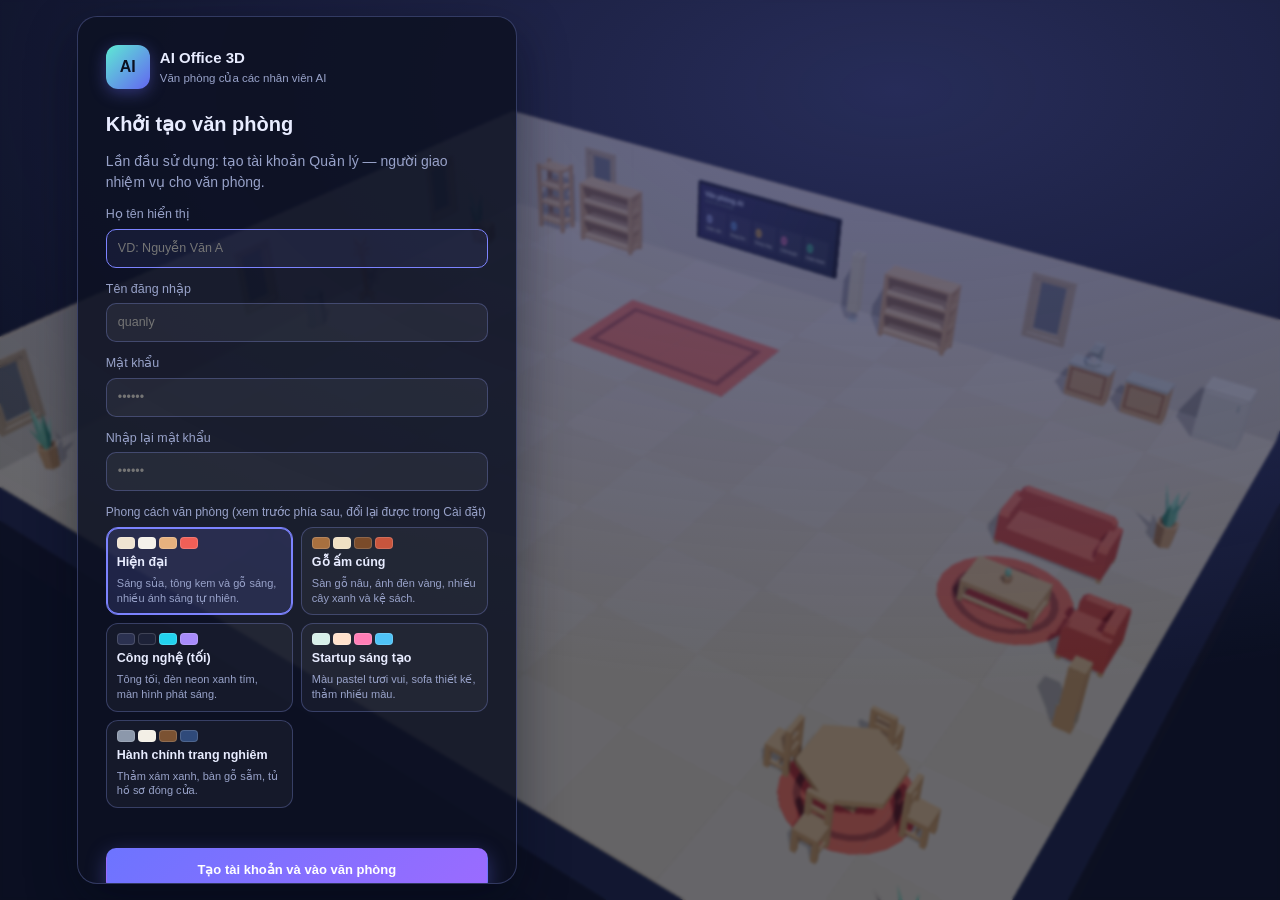
<file: ui/index.html>
<!doctype html>
<html lang="vi">
<head>
  <meta charset="utf-8" />
  <meta name="viewport" content="width=device-width, initial-scale=1" />
  <title>AI Office 3D</title>
  <link rel="stylesheet" href="css/app.css" />
</head>
<body>
  <!-- Cảnh 3D -->
  <div id="scene"></div>
  <div id="loading" class="loading"><div class="spinner"></div><p>Đang dựng văn phòng 3D…</p></div>

  <!-- Đăng nhập / khởi tạo -->
  <div id="auth" class="auth hidden">
    <form id="auth-form" class="auth-card" autocomplete="off">
      <div class="brand big"><span class="logo">AI</span><div><b>AI Office 3D</b><small>Văn phòng của các nhân viên AI</small></div></div>
      <h2 id="auth-title">Đăng nhập</h2>
      <p id="auth-sub" class="muted"></p>
      <label id="auth-name-row" class="hidden">Họ tên hiển thị<input name="display_name" placeholder="VD: Nguyễn Văn A" /></label>
      <label>Tên đăng nhập<input name="username" required placeholder="quanly" autocapitalize="off" spellcheck="false" /></label>
      <label>Mật khẩu<input name="password" type="password" required placeholder="••••••" /></label>
      <label id="auth-confirm-row" class="hidden">Nhập lại mật khẩu<input name="confirm" type="password" placeholder="••••••" /></label>
      <div id="auth-style-row" class="hidden"><div class="hint-text" style="margin-bottom:6px">Phong cách văn phòng (xem trước phía sau, đổi lại được trong Cài đặt)</div><div id="auth-styles"></div></div>
      <div id="auth-error" class="error"></div>
      <button class="btn primary wide" type="submit" id="auth-btn">Đăng nhập</button>
      <div id="forgot-row" class="forgot-row hidden"><button type="button" class="link-btn" id="forgot-btn">Quên mật khẩu?</button></div>
    </form>
    <div id="forgot-box" class="auth-card hidden">
      <div class="brand big"><span class="logo">AI</span><div><b>Quên mật khẩu</b><small>Xác thực bằng chính máy tính này</small></div></div>
      <p class="muted">Dùng <b id="os-method">Touch ID hoặc mật khẩu đăng nhập máy tính</b> để chứng minh bạn là người dùng máy này, rồi đăng nhập luôn hoặc đặt mật khẩu mới cho tài khoản.</p>
      <label>Tên đăng nhập trong AI Office<input id="fg-user" autocapitalize="off" spellcheck="false" placeholder="quanly"></label>
      <button type="button" class="btn primary wide" id="fg-login">🔐 Đăng nhập bằng mật khẩu máy tính / Touch ID</button>
      <div class="or"><span>hoặc đặt mật khẩu mới</span></div>
      <label>Mật khẩu mới (≥ 6 ký tự)<input id="fg-new" type="password" placeholder="••••••"></label>
      <label>Nhập lại mật khẩu mới<input id="fg-again" type="password" placeholder="••••••"></label>
      <button type="button" class="btn wide" id="fg-reset">Xác thực máy tính & đặt lại mật khẩu</button>
      <div id="fg-error" class="error"></div>
      <button type="button" class="link-btn" id="fg-back">← Quay lại đăng nhập</button>
    </div>
  </div>

  <!-- Khung ứng dụng -->
  <div id="app" class="hidden">
    <header class="topbar">
      <div class="brand"><span class="logo">AI</span><div><b id="office-name">Văn phòng AI</b><small>Văn phòng 3D · nhân viên AI</small></div></div>
      <div class="stats" id="stats"></div>
      <div class="top-actions">
        <button class="btn coffee" id="btn-coffee" title="Mời tác giả ứng dụng một ly cafe">☕<span>Mời cafe</span></button>
        <button class="btn primary" id="btn-new-mission" data-min="coordinator"><i data-icon="plus"></i>Giao nhiệm vụ</button>
        <div class="user" id="user-menu">
          <button class="user-btn" id="user-btn"><span class="avatar-dot" id="user-initial">Q</span><span><b id="user-name"></b><small id="user-role"></small></span><i data-icon="chevron"></i></button>
          <div class="menu hidden" id="user-dropdown">
            <button data-act="password"><i data-icon="key"></i>Đổi mật khẩu</button>
            <button data-act="logout"><i data-icon="logout"></i>Đăng xuất</button>
          </div>
        </div>
      </div>
    </header>

    <nav class="sidenav" id="sidenav">
      <button data-view="office" class="active" title="Văn phòng 3D"><i data-icon="building"></i><span>Văn phòng</span></button>
      <button data-view="missions" title="Nhiệm vụ"><i data-icon="target"></i><span>Nhiệm vụ</span></button>
      <button data-view="pipelines" title="Quy trình nhiều AI"><i data-icon="bolt"></i><span>Quy trình</span></button>
      <button data-view="templates" title="Mẫu tài liệu & báo cáo"><i data-icon="list"></i><span>Mẫu tài liệu</span></button>
      <button data-view="staff" title="Nhân sự AI"><i data-icon="users"></i><span>Nhân sự</span></button>
      <button data-view="recruit" title="Tuyển dụng AI" data-min="manager"><i data-icon="sparkles"></i><span>Tuyển dụng</span></button>
      <button data-view="providers" title="Kết nối AI"><i data-icon="plug"></i><span>Kết nối AI</span></button>
      <button data-view="users" title="Người dùng" data-min="manager"><i data-icon="shield"></i><span>Người dùng</span></button>
      <button data-view="activity" title="Nhật ký"><i data-icon="list"></i><span>Nhật ký</span></button>
      <button data-view="settings" title="Cài đặt" data-min="manager"><i data-icon="gear"></i><span>Cài đặt</span></button>
    </nav>

    <aside class="panel hidden" id="panel">
      <div class="panel-head"><h2 id="panel-title"></h2><button class="icon-btn" id="panel-close" title="Đóng"><i data-icon="x"></i></button></div>
      <div class="panel-body" id="panel-body"></div>
    </aside>

    <div class="agent-card hidden" id="agent-card"></div>

    <div class="questions" id="questions"></div>
    <div class="done-cards" id="done-cards"></div>
    <div class="ticker" id="ticker"></div>
    <div class="hint" id="hint">Kéo chuột để xoay · cuộn để phóng to · bấm vào nhân viên để xem hồ sơ</div>
  </div>

  <!-- Hộp thoại -->
  <div class="modal-wrap hidden" id="modal"><div class="modal" id="modal-box"></div></div>
  <div class="toasts" id="toasts"></div>
  <div class="zoom-wrap hidden" id="zoom"><div class="zoom-box"><div class="zoom-head"><b>Xem bảng</b><span class="grow"></span><button class="icon-btn" id="zoom-close" title="Đóng (Esc)">✕</button></div><div class="zoom-body md" id="zoom-body"></div></div></div>
  <div class="drop-overlay hidden" id="drop-overlay"><div><b>Thả tệp hoặc thư mục vào đây</b><span>Thư mục → AI làm việc ngay trong thư mục đó · Tệp → đính kèm cho nhiệm vụ</span></div></div>

  <script type="module" src="js/app.js"></script>
</body>
</html>
</file>
<file: ui/css/app.css>
:root {
  --bg: #0b1020;
  --glass: rgba(13, 18, 36, 0.86);
  --glass-2: rgba(22, 29, 54, 0.92);
  --line: rgba(148, 163, 255, 0.16);
  --line-2: rgba(148, 163, 255, 0.28);
  --text: #e8ecff;
  --muted: #98a2c9;
  --accent: #7c83ff;
  --accent-2: #a78bfa;
  --amber: #fbbf24;
  --green: #34d399;
  --red: #f87171;
  --blue: #60a5fa;
  --radius: 14px;
  --shadow: 0 18px 50px rgba(3, 6, 20, 0.45);
  --font: -apple-system, BlinkMacSystemFont, "SF Pro Text", "Segoe UI", Roboto, "Helvetica Neue", Arial, sans-serif;
  --mono: ui-monospace, "SF Mono", Menlo, Consolas, monospace;
}
* { box-sizing: border-box; }
html, body { margin: 0; height: 100%; overflow: hidden; background: var(--bg); color: var(--text); font: 14px/1.5 var(--font); -webkit-font-smoothing: antialiased; }
button, input, select, textarea { font: inherit; color: inherit; }
.hidden { display: none !important; }
.muted { color: var(--muted); }
.error { color: var(--red); min-height: 1.2em; font-size: 13px; }
i[data-icon] { display: inline-flex; width: 18px; height: 18px; flex: none; }
i[data-icon] svg { width: 100%; height: 100%; }

#scene { position: fixed; inset: 0; }
#scene canvas { display: block; outline: none; }
.label-root { pointer-events: none; }

/* ── Nhãn 3D */
.tag { transform: translateY(-6px); display: flex; flex-direction: column; align-items: center; gap: 3px; pointer-events: auto; cursor: pointer; user-select: none; }
.tag .name { max-width: 240px; overflow: hidden; text-overflow: ellipsis; background: rgba(10, 14, 30, 0.82); border: 1px solid rgba(255,255,255,0.12); padding: 2px 9px; border-radius: 999px; font-size: 11.5px; font-weight: 600; white-space: nowrap; box-shadow: 0 4px 14px rgba(0,0,0,.3); }
.tag .name .lv { color: var(--muted); font-weight: 500; margin-left: 4px; }
.tag .state { font-size: 11px; padding: 1px 8px; border-radius: 999px; white-space: nowrap; font-weight: 600; max-width: 220px; overflow: hidden; text-overflow: ellipsis; }
.state.idle { display: none; }
.state.working { background: #1d4ed8; color: #dbeafe; }
.state.thinking { background: #b45309; color: #fef3c7; }
.state.done { background: #047857; color: #d1fae5; }
.state.error { background: #b91c1c; color: #fee2e2; }
.state.walking { background: #6d28d9; color: #ede9fe; }
.tag.dispatcher .name { border-color: rgba(251, 191, 36, .6); }
.bubble { background: #fff; color: #111827; padding: 4px 10px; border-radius: 10px; font-size: 12px; max-width: 220px; box-shadow: 0 6px 18px rgba(0,0,0,.25); position: relative; animation: pop .25s ease; }
.bubble::after { content: ""; position: absolute; left: 50%; bottom: -5px; border: 6px solid transparent; border-top-color: #fff; border-bottom: 0; transform: translateX(-50%); }
@keyframes pop { from { transform: scale(.6); opacity: 0; } to { transform: scale(1); opacity: 1; } }

/* ── Đang tải */
.loading { position: fixed; inset: 0; display: grid; place-content: center; justify-items: center; gap: 14px; background: radial-gradient(circle at 50% 40%, #1b2347, #070a16); z-index: 50; transition: opacity .5s; }
.loading.fade { opacity: 0; pointer-events: none; }
.spinner { width: 44px; height: 44px; border-radius: 50%; border: 3px solid rgba(255,255,255,.12); border-top-color: var(--accent); animation: spin 0.9s linear infinite; }
@keyframes spin { to { transform: rotate(360deg); } }

/* ── Đăng nhập */
.auth { position: fixed; inset: 0; display: grid; place-items: center; z-index: 40; background: radial-gradient(1200px 600px at 70% 10%, rgba(124,131,255,.25), transparent), rgba(5, 8, 20, 0.55); backdrop-filter: blur(6px); }
.auth-card { width: 380px; background: var(--glass); border: 1px solid var(--line-2); border-radius: 20px; padding: 28px; box-shadow: var(--shadow); display: grid; gap: 12px; }
.auth-card h2 { margin: 8px 0 0; font-size: 20px; }
.auth-card p { margin: 0; }
label { display: grid; gap: 5px; font-size: 12.5px; color: var(--muted); font-weight: 500; }
input, select, textarea { background: rgba(255,255,255,0.05); border: 1px solid var(--line-2); border-radius: 10px; padding: 9px 11px; outline: none; transition: border .15s, background .15s; width: 100%; }
textarea { resize: vertical; min-height: 80px; line-height: 1.5; }
input:focus, select:focus, textarea:focus { border-color: var(--accent); background: rgba(124,131,255,0.08); }
select option { background: #151b33; }
input[type=checkbox] { width: auto; }

/* ── Nút */
.btn { display: inline-flex; align-items: center; justify-content: center; gap: 7px; border: 1px solid var(--line-2); background: rgba(255,255,255,0.06); padding: 8px 14px; border-radius: 10px; cursor: pointer; font-weight: 600; font-size: 13px; transition: transform .1s, background .15s, border .15s; white-space: nowrap; }
.btn:hover { background: rgba(255,255,255,0.11); }
.btn:active { transform: translateY(1px); }
.btn:disabled { opacity: .5; cursor: not-allowed; }
.btn.primary { background: linear-gradient(135deg, #6d74ff, #9b6bff); border-color: transparent; color: #fff; box-shadow: 0 6px 20px rgba(109,116,255,.35); }
.btn.primary:hover { filter: brightness(1.08); }
.btn.danger { color: #fecaca; border-color: rgba(248,113,113,.4); }
.btn.danger:hover { background: rgba(248,113,113,.14); }
.btn.ghost { background: transparent; border-color: transparent; }
.btn.small { padding: 5px 10px; font-size: 12px; border-radius: 8px; }
.btn.wide { width: 100%; padding: 11px; }
.icon-btn { border: 0; background: transparent; cursor: pointer; color: var(--muted); padding: 6px; border-radius: 8px; display: inline-grid; place-items: center; }
.icon-btn:hover { background: rgba(255,255,255,.08); color: var(--text); }

/* ── Thương hiệu */
.brand { display: flex; align-items: center; gap: 10px; }
.brand b { display: block; font-size: 15px; }
.brand small { display: block; color: var(--muted); font-size: 11.5px; }
.logo { width: 34px; height: 34px; border-radius: 10px; display: grid; place-items: center; font-weight: 800; font-size: 13px; background: linear-gradient(135deg, #5eead4, #6366f1); color: #0b1020; box-shadow: 0 4px 16px rgba(99,102,241,.4); }
.brand.big .logo { width: 44px; height: 44px; font-size: 16px; border-radius: 12px; }

/* ── Thanh trên */
.topbar { position: fixed; top: 12px; left: 12px; right: 12px; height: 60px; display: flex; align-items: center; gap: 16px; padding: 0 14px; background: var(--glass); border: 1px solid var(--line); border-radius: var(--radius); backdrop-filter: blur(14px); z-index: 10; box-shadow: var(--shadow); }
.stats { flex: 1; display: flex; gap: 8px; justify-content: center; flex-wrap: nowrap; overflow: hidden; }
.chip { display: inline-flex; align-items: center; gap: 7px; padding: 5px 11px; border-radius: 999px; background: rgba(255,255,255,0.05); border: 1px solid var(--line); font-size: 12.5px; white-space: nowrap; }
.chip b { font-size: 14px; }
.chip .dot { width: 8px; height: 8px; border-radius: 50%; }
.top-actions { display: flex; align-items: center; gap: 10px; }
.user { position: relative; }
.user-btn { display: flex; align-items: center; gap: 9px; background: transparent; border: 1px solid transparent; padding: 4px 8px; border-radius: 10px; cursor: pointer; text-align: left; }
.user-btn:hover { background: rgba(255,255,255,.06); }
.user-btn b { display: block; font-size: 13px; }
.user-btn small { display: block; font-size: 11px; color: var(--muted); }
.avatar-dot { width: 32px; height: 32px; border-radius: 50%; display: grid; place-items: center; background: linear-gradient(135deg, #f59e0b, #ef4444); font-weight: 700; color: #fff; }
.menu { position: absolute; right: 0; top: 48px; background: var(--glass-2); border: 1px solid var(--line-2); border-radius: 12px; padding: 6px; min-width: 190px; box-shadow: var(--shadow); }
.menu button { display: flex; gap: 9px; width: 100%; align-items: center; background: transparent; border: 0; padding: 8px 10px; border-radius: 8px; cursor: pointer; text-align: left; }
.menu button:hover { background: rgba(255,255,255,.08); }

/* ── Điều hướng trái */
.sidenav { position: fixed; top: 84px; left: 12px; bottom: 12px; width: 76px; background: var(--glass); border: 1px solid var(--line); border-radius: var(--radius); backdrop-filter: blur(14px); display: flex; flex-direction: column; gap: 4px; padding: 8px 6px; z-index: 10; }
.sidenav button { display: grid; justify-items: center; gap: 3px; background: transparent; border: 0; border-radius: 10px; padding: 9px 2px; cursor: pointer; color: var(--muted); font-size: 10.5px; font-weight: 600; }
.sidenav button i { width: 21px; height: 21px; }
.sidenav button:hover { background: rgba(255,255,255,.06); color: var(--text); }
.sidenav button.active { background: rgba(124,131,255,.18); color: #fff; box-shadow: inset 0 0 0 1px rgba(124,131,255,.35); }

/* ── Bảng bên */
.panel { position: fixed; top: 84px; left: 100px; bottom: 12px; width: min(560px, calc(100vw - 120px)); background: var(--glass); border: 1px solid var(--line); border-radius: var(--radius); backdrop-filter: blur(16px); z-index: 9; display: flex; flex-direction: column; box-shadow: var(--shadow); animation: slide .22s ease; }
.panel.wide { width: min(820px, calc(100vw - 120px)); }
@keyframes slide { from { transform: translateX(-14px); opacity: 0; } to { transform: none; opacity: 1; } }
.panel-head { display: flex; align-items: center; justify-content: space-between; padding: 14px 16px 10px; border-bottom: 1px solid var(--line); }
.panel-head h2 { margin: 0; font-size: 17px; }
.panel-body { padding: 14px 16px 20px; overflow: auto; flex: 1; }
.panel-body::-webkit-scrollbar, .modal::-webkit-scrollbar, .md pre::-webkit-scrollbar { width: 8px; height: 8px; }
.panel-body::-webkit-scrollbar-thumb, .modal::-webkit-scrollbar-thumb { background: rgba(255,255,255,.12); border-radius: 8px; }
.toolbar { display: flex; gap: 8px; align-items: center; margin-bottom: 12px; flex-wrap: wrap; }
.toolbar .grow { flex: 1; }
.section-title { font-size: 12px; text-transform: uppercase; letter-spacing: .06em; color: var(--muted); margin: 18px 0 8px; font-weight: 700; }

/* ── Thẻ danh sách */
.list { display: grid; gap: 8px; }
.item { border: 1px solid var(--line); background: rgba(255,255,255,0.035); border-radius: 12px; padding: 11px 12px; cursor: pointer; transition: border .15s, background .15s; }
.item:hover { border-color: var(--line-2); background: rgba(255,255,255,0.06); }
.item.static { cursor: default; }
.item-row { display: flex; align-items: center; gap: 10px; }
.item-row .grow { flex: 1; min-width: 0; }
.item h4 { margin: 0; font-size: 14px; white-space: nowrap; overflow: hidden; text-overflow: ellipsis; }
.item p { margin: 3px 0 0; color: var(--muted); font-size: 12.5px; }
.badge { display: inline-flex; align-items: center; gap: 5px; font-size: 11px; font-weight: 700; padding: 2px 8px; border-radius: 999px; background: rgba(255,255,255,.08); white-space: nowrap; }
.badge.moi, .badge.cho { background: rgba(148,163,184,.18); color: #cbd5e1; }
.badge.cho_duyet { background: rgba(251,191,36,.18); color: #fde68a; }
.badge.dang_lap_ke_hoach, .badge.dang_tong_hop { background: rgba(167,139,250,.2); color: #ddd6fe; }
.badge.dang_thuc_hien, .badge.dang_lam, .badge.working { background: rgba(96,165,250,.2); color: #bfdbfe; }
.badge.hoan_thanh, .badge.xong { background: rgba(52,211,153,.18); color: #a7f3d0; }
.badge.loi, .badge.error { background: rgba(248,113,113,.2); color: #fecaca; }
.badge.da_huy, .badge.huy { background: rgba(100,116,139,.25); color: #94a3b8; }
.badge.p-khan { background: rgba(239,68,68,.22); color: #fecaca; }
.badge.p-cao { background: rgba(249,115,22,.2); color: #fed7aa; }
.badge.p-trung_binh { background: rgba(96,165,250,.15); color: #bfdbfe; }
.badge.p-thap { background: rgba(148,163,184,.15); color: #cbd5e1; }
.badge.lv-co_ban { background: rgba(148,163,184,.18); color: #e2e8f0; }
.badge.lv-trung_cap { background: rgba(56,189,248,.18); color: #bae6fd; }
.badge.lv-chuyen_nghiep { background: rgba(167,139,250,.2); color: #ddd6fe; }
.badge.lv-chuyen_gia { background: rgba(251,191,36,.2); color: #fde68a; }
.progress { height: 6px; background: rgba(255,255,255,.08); border-radius: 99px; overflow: hidden; margin-top: 8px; }
.progress > div { height: 100%; background: linear-gradient(90deg, #60a5fa, #a78bfa); border-radius: 99px; transition: width .4s; }
.avatar { width: 38px; height: 38px; border-radius: 11px; display: grid; place-items: center; font-weight: 800; color: #fff; flex: none; font-size: 13px; }
.skills { display: flex; flex-wrap: wrap; gap: 5px; margin-top: 6px; }
.skill { font-size: 11px; padding: 2px 7px; border-radius: 6px; background: rgba(124,131,255,.12); color: #c7caff; }
.empty { text-align: center; color: var(--muted); padding: 30px 10px; border: 1px dashed var(--line-2); border-radius: 12px; }
.empty b { color: var(--text); display: block; margin-bottom: 4px; }

/* ── Chi tiết nhiệm vụ */
.mission-head h3 { margin: 0 0 4px; font-size: 18px; }
.kv { display: flex; flex-wrap: wrap; gap: 6px; margin: 8px 0; }
.box { border: 1px solid var(--line); border-radius: 12px; padding: 12px; background: rgba(255,255,255,.03); margin-top: 10px; }
.sub { border-left: 3px solid var(--line-2); padding: 10px 12px; border-radius: 0 10px 10px 0; background: rgba(255,255,255,.03); margin-top: 8px; }
.sub.xong { border-left-color: var(--green); }
.sub.dang_lam { border-left-color: var(--blue); }
.sub.loi { border-left-color: var(--red); }
.sub-head { display: flex; gap: 8px; align-items: center; }
.sub-head .grow { flex: 1; min-width: 0; }
.sub-head b { font-size: 13.5px; }
.step { font-size: 11px; font-weight: 800; color: var(--muted); background: rgba(255,255,255,.07); border-radius: 6px; padding: 1px 6px; }
details summary { cursor: pointer; color: var(--accent); font-size: 12.5px; font-weight: 600; margin-top: 6px; }
.errtext { color: #fecaca; font-size: 12.5px; white-space: pre-wrap; margin-top: 6px; font-family: var(--mono); }
.row { display: flex; gap: 10px; }
.row > * { flex: 1; }
.form { display: grid; gap: 12px; }
.check { display: flex; align-items: center; gap: 8px; color: var(--text); font-size: 13px; }
.hint-text { font-size: 12px; color: var(--muted); }
code.inline { font-family: var(--mono); font-size: 12px; background: rgba(255,255,255,.07); padding: 1px 5px; border-radius: 5px; }

/* ── Markdown */
.md { font-size: 13.5px; line-height: 1.65; overflow-wrap: anywhere; }
.md h1, .md h2, .md h3, .md h4 { margin: 14px 0 6px; line-height: 1.3; }
.md h1 { font-size: 18px; } .md h2 { font-size: 16px; } .md h3 { font-size: 14.5px; } .md h4 { font-size: 13.5px; }
.md p { margin: 6px 0; }
.md ul, .md ol { margin: 6px 0; padding-left: 22px; }
.md pre { background: #070b18; border: 1px solid var(--line); border-radius: 10px; padding: 10px 12px; overflow: auto; font-size: 12.5px; }
.md code { font-family: var(--mono); font-size: 12.5px; background: rgba(255,255,255,.07); padding: 1px 5px; border-radius: 5px; }
.md pre code { background: none; padding: 0; }
.md blockquote { margin: 8px 0; padding: 4px 12px; border-left: 3px solid var(--accent); color: var(--muted); }
.md table { border-collapse: collapse; margin: 8px 0; font-size: 12.5px; display: block; overflow: auto; }
.md th, .md td { border: 1px solid var(--line-2); padding: 5px 8px; text-align: left; }
.md th { background: rgba(255,255,255,.05); }
.md hr { border: 0; border-top: 1px solid var(--line-2); margin: 12px 0; }

/* ── Thẻ nhân viên nổi */
.agent-card { position: fixed; right: 16px; top: 84px; width: 340px; background: var(--glass); border: 1px solid var(--line-2); border-radius: 16px; backdrop-filter: blur(16px); z-index: 11; padding: 16px; box-shadow: var(--shadow); animation: slide .2s ease; max-height: calc(100vh - 100px); overflow: auto; }
.agent-card h3 { margin: 0; font-size: 16px; }
.agent-card .meta { display: grid; grid-template-columns: auto 1fr; gap: 4px 10px; font-size: 12.5px; margin: 12px 0; }
.agent-card .meta span:nth-child(odd) { color: var(--muted); }

/* ── Thanh tin & gợi ý */
.ticker { position: fixed; right: 16px; bottom: 16px; width: 360px; display: grid; gap: 6px; z-index: 8; pointer-events: none; }
.tick { background: rgba(10,14,30,.78); border: 1px solid var(--line); border-radius: 10px; padding: 7px 10px; font-size: 12px; backdrop-filter: blur(10px); animation: pop .25s ease; }
.tick b { color: #c7caff; }
.tick .t { color: var(--muted); font-size: 11px; margin-right: 6px; }
.hint { position: fixed; left: 50%; bottom: 14px; transform: translateX(-50%); color: rgba(232,236,255,.6); font-size: 12px; background: rgba(10,14,30,.5); padding: 5px 12px; border-radius: 999px; z-index: 7; pointer-events: none; }

/* ── Hộp thoại */
.modal-wrap { position: fixed; inset: 0; background: rgba(3, 6, 16, 0.6); backdrop-filter: blur(4px); display: grid; place-items: center; z-index: 30; animation: fade .15s; }
@keyframes fade { from { opacity: 0; } }
.modal { width: min(620px, calc(100vw - 40px)); max-height: calc(100vh - 60px); overflow: auto; background: var(--glass-2); border: 1px solid var(--line-2); border-radius: 18px; padding: 20px 22px; box-shadow: var(--shadow); animation: pop .2s ease; }
.modal.wide { width: min(900px, calc(100vw - 40px)); }
.modal h3 { margin: 0 0 4px; font-size: 18px; }
.modal-actions { display: flex; justify-content: flex-end; gap: 8px; margin-top: 16px; }
.mode-pick { display: grid; grid-template-columns: repeat(3, 1fr); gap: 8px; }
.mode-pick label { border: 1px solid var(--line-2); border-radius: 12px; padding: 10px; cursor: pointer; color: var(--text); display: block; }
.mode-pick label:has(input:checked) { border-color: var(--accent); background: rgba(124,131,255,.12); }
.mode-pick input { display: none; }
.mode-pick b { display: block; font-size: 13px; }
.mode-pick small { color: var(--muted); font-size: 11.5px; }

/* ── Ứng viên */
.cands { display: grid; grid-template-columns: repeat(auto-fill, minmax(240px, 1fr)); gap: 10px; }
.cand { border: 1px solid var(--line-2); border-radius: 14px; padding: 12px; background: rgba(255,255,255,.035); display: grid; gap: 6px; position: relative; }
.cand.sel { border-color: var(--green); box-shadow: 0 0 0 1px var(--green) inset; background: rgba(52,211,153,.07); }
.cand .pick { position: absolute; top: 10px; right: 10px; }
.cand h4 { margin: 0; font-size: 14px; padding-right: 28px; }
.cand p { margin: 0; font-size: 12px; color: var(--muted); }
.avatars { display: grid; grid-template-columns: repeat(6, 1fr); gap: 6px; }
.avatars button { border: 1px solid var(--line); background: rgba(255,255,255,.04); border-radius: 10px; padding: 6px 2px; cursor: pointer; font-size: 10px; color: var(--muted); }
.avatars button.sel { border-color: var(--accent); background: rgba(124,131,255,.16); color: #fff; }
.avatars img { width: 100%; height: 42px; object-fit: contain; }

/* ── Thông báo */
.toasts { position: fixed; top: 84px; right: 16px; display: grid; gap: 8px; z-index: 60; }
.toast { background: var(--glass-2); border: 1px solid var(--line-2); padding: 10px 14px; border-radius: 12px; box-shadow: var(--shadow); min-width: 240px; max-width: 380px; animation: pop .2s; font-size: 13px; }
.toast.err { border-color: rgba(248,113,113,.5); }
.toast.ok { border-color: rgba(52,211,153,.5); }

table.grid { width: 100%; border-collapse: collapse; font-size: 13px; }
table.grid th, table.grid td { text-align: left; padding: 8px 6px; border-bottom: 1px solid var(--line); }
table.grid th { color: var(--muted); font-weight: 600; font-size: 12px; }
.prov-status { font-size: 12px; }
.ok-text { color: var(--green); }
.warn-text { color: var(--amber); }

/* ── Kết nối AI & trợ lý thiết lập */
.machine { margin: 0 0 12px; align-items: center; }
.prov-actions { display: flex; flex-wrap: wrap; gap: 6px; justify-content: flex-end; max-width: 300px; }
.install-log { background: #060914; border: 1px solid var(--line); border-radius: 10px; padding: 8px 10px; font: 11.5px/1.5 var(--mono); color: #a5b4fc; max-height: 160px; overflow: auto; margin: 8px 0 0; white-space: pre-wrap; }
.mini-spin { width: 12px; height: 12px; border-radius: 50%; border: 2px solid rgba(255,255,255,.25); border-top-color: #fff; display: inline-block; animation: spin .8s linear infinite; }
.key-row { display: flex; gap: 8px; margin-top: 8px; }
.ai-pick { display: grid; grid-template-columns: 1fr 110px; gap: 6px; }
.ai-pick select, .ai-pick input { padding: 5px 8px; font-size: 12px; border-radius: 8px; }
.ai-reason { color: #a7f3d0 !important; font-size: 11.5px !important; }
.wiz-steps { display: flex; gap: 6px; margin-bottom: 14px; }
.wiz-steps span { flex: 1; display: flex; align-items: center; gap: 8px; padding: 8px 10px; border-radius: 10px; background: rgba(255,255,255,.04); border: 1px solid var(--line); color: var(--muted); font-size: 12.5px; font-weight: 600; }
.wiz-steps b { width: 22px; height: 22px; border-radius: 50%; display: grid; place-items: center; background: rgba(255,255,255,.08); font-size: 11px; }
.wiz-steps .on { border-color: var(--accent); color: #fff; background: rgba(124,131,255,.14); }
.wiz-steps .on b { background: var(--accent); }
.wiz-steps .done b { background: var(--green); color: #052e1c; }

/* ── Phong cách văn phòng */
.style-pick { display: grid; grid-template-columns: repeat(auto-fill, minmax(150px, 1fr)); gap: 8px; }
.style-card { text-align: left; border: 1px solid var(--line-2); background: rgba(255,255,255,.04); border-radius: 12px; padding: 9px 10px; cursor: pointer; display: grid; gap: 4px; }
.style-card:hover { background: rgba(255,255,255,.08); }
.style-card.sel { border-color: var(--accent); background: rgba(124,131,255,.16); box-shadow: 0 0 0 1px var(--accent) inset; }
.style-card .sw { display: flex; gap: 3px; }
.style-card .sw i { width: 18px; height: 12px; border-radius: 4px; border: 1px solid rgba(255,255,255,.15); }
.style-card b { font-size: 12.5px; }
.style-card small { color: var(--muted); font-size: 11px; line-height: 1.35; }
.auth-card { width: 440px; max-height: calc(100vh - 32px); overflow: auto; }
.auth { backdrop-filter: blur(1.5px); justify-items: start; padding-left: 6vw; }

/* ── Tệp & thư mục */
.dropzone { border: 1.5px dashed var(--line-2); border-radius: 12px; padding: 10px; display: grid; gap: 6px; background: rgba(255,255,255,.02); }
.dropzone.has { border-style: solid; }
.dz-hint { display: flex; gap: 10px; align-items: center; color: var(--muted); }
.dz-hint i { width: 22px; height: 22px; }
.dz-hint b { display: block; color: var(--text); font-size: 13px; }
.dz-hint small { font-size: 11.5px; }
.dz-actions { display: flex; gap: 8px; align-items: center; flex-wrap: wrap; }
.dz-actions .check { margin-left: auto; font-size: 12.5px; }
.fchip { display: flex; align-items: center; gap: 8px; padding: 6px 8px; border-radius: 9px; background: rgba(124,131,255,.1); border: 1px solid rgba(124,131,255,.25); font-size: 12.5px; min-width: 0; }
.fchip.dir { background: rgba(52,211,153,.1); border-color: rgba(52,211,153,.3); }
.fchip span { flex: 1; min-width: 0; overflow: hidden; text-overflow: ellipsis; white-space: nowrap; }
.fchip small { color: var(--muted); }
.files-box { display: grid; gap: 6px; }
.drop-overlay { position: fixed; inset: 0; z-index: 70; background: rgba(76, 81, 191, 0.28); backdrop-filter: blur(3px); display: grid; place-items: center; pointer-events: none; border: 3px dashed rgba(167,139,250,.9); }
.drop-overlay div { background: var(--glass-2); padding: 18px 26px; border-radius: 16px; display: grid; gap: 4px; text-align: center; box-shadow: var(--shadow); }
.drop-overlay b { font-size: 17px; }
.drop-overlay span { color: var(--muted); font-size: 13px; }
.avatars { grid-template-columns: repeat(9, 1fr); }

/* ── Bộ chọn AI & quy trình nhiều AI */
.mode-pick { grid-template-columns: repeat(4, 1fr); }
.ai-pick { grid-template-columns: 1fr 96px 92px; }
.ai-picker { display: grid; grid-template-columns: 1.3fr 1.2fr 0.9fr auto; gap: 10px; align-items: end; padding: 10px; border-radius: 12px; background: rgba(124,131,255,.06); border: 1px solid rgba(124,131,255,.2); }
.ai-picker small { color: var(--muted); font-weight: 400; }
.ai-picker .web-check { padding-bottom: 9px; white-space: nowrap; }
.ai-chip { font-size: 11.5px; color: #c7caff; margin-top: 2px; }
.ai-chip.own { color: #a7f3d0; }
.chain { display: flex; flex-wrap: wrap; align-items: stretch; gap: 6px; margin-top: 10px; }
.chain-step { display: grid; gap: 1px; padding: 6px 10px; border-radius: 10px; background: rgba(255,255,255,.05); border: 1px solid var(--line-2); font-size: 12.5px; }
.chain-step b { color: var(--accent); font-size: 11px; }
.chain-step small { color: var(--muted); font-size: 11px; }
.chain .arrow { align-self: center; color: var(--muted); font-style: normal; }
.stage-box { border: 1px solid var(--line-2); border-radius: 12px; padding: 10px; display: grid; gap: 8px; background: rgba(255,255,255,.02); }
.stage-head { display: flex; gap: 8px; align-items: center; }
.stage-head .step-in { width: 58px; flex: none; }
.stage-head input[name^=title] { flex: 1; }

/* ── Việc đang làm, hỏi đáp, nhắn tiếp */
.live-log { background: #060914; border: 1px solid var(--line); border-radius: 10px; padding: 7px 9px; font: 11.5px/1.55 var(--mono); color: #c7d2fe; max-height: 190px; overflow: auto; margin-top: 6px; white-space: pre-wrap; overflow-wrap: anywhere; }
.live-log div { padding: 1px 0; }
.work-now { border: 1px solid rgba(96,165,250,.35); background: rgba(96,165,250,.07); border-radius: 12px; padding: 10px; display: grid; gap: 4px; }
.work-now a, .agent-card a, .qcard a { color: #a5b4fc; }
.steps { display: flex; flex-wrap: wrap; gap: 4px; margin: 6px 0 2px; }
.sstep { font-size: 11px; padding: 2px 7px; border-radius: 999px; background: rgba(255,255,255,.06); border: 1px solid var(--line); color: var(--muted); max-width: 100%; overflow: hidden; text-overflow: ellipsis; white-space: nowrap; }
.sstep.xong { color: #a7f3d0; border-color: rgba(52,211,153,.35); }
.sstep.dang_lam { color: #bfdbfe; border-color: rgba(96,165,250,.5); }
.sstep.hoi { color: #fde68a; border-color: rgba(251,191,36,.5); }
.sstep.loi { color: #fecaca; border-color: rgba(248,113,113,.5); }
.sstep.me { box-shadow: 0 0 0 1px var(--accent) inset; color: #fff; }
.qbox { border: 1px solid rgba(251,191,36,.45); background: rgba(251,191,36,.08); border-radius: 12px; padding: 10px; display: grid; gap: 8px; margin-top: 6px; font-size: 13px; }
.qrow { display: flex; gap: 8px; align-items: flex-end; }
.qrow textarea { min-height: 52px; }
.questions { position: fixed; right: 16px; bottom: 16px; width: 380px; display: grid; gap: 8px; z-index: 12; }
.qcard { background: var(--glass-2); border: 1px solid rgba(251,191,36,.55); border-radius: 14px; padding: 10px 12px; cursor: pointer; box-shadow: var(--shadow); animation: pop .25s; }
.qcard p { margin: 6px 0 4px; font-size: 13px; }
.qcard:hover { background: rgba(40, 36, 20, .95); }
.bubble.ask { background: #fef3c7; color: #422006; max-width: 260px; cursor: pointer; pointer-events: auto; border: 2px solid #f59e0b; }
.bubble.ask::after { border-top-color: #f59e0b; }
.bubble.ask .ask-cta { display: block; font-size: 10.5px; color: #92400e; margin-top: 3px; font-weight: 700; }
.state.asking { background: #b45309; color: #fef3c7; }
.badge.cho_tra_loi, .badge.hoi, .badge.asking { background: rgba(251,191,36,.2); color: #fde68a; }
.sub.hoi { border-left-color: var(--amber); }
.followup textarea { min-height: 70px; }
.questions:not(:empty) ~ .ticker { display: none; }

/* ── Ô thống kê bấm được */
.stats .chip { cursor: pointer; font: inherit; color: inherit; font-size: 13px; transition: background .15s, border .15s, transform .1s; }
.stats .chip:hover { background: rgba(124,131,255,.18); border-color: rgba(124,131,255,.5); }
.stats .chip:active { transform: translateY(1px); }

/* ── Chữ to hơn cho thông tin nhân viên */
.agent-card { width: 400px; font-size: 14.5px; }
.agent-card h3 { font-size: 20px; }
.agent-card .muted { font-size: 14px; }
.agent-card .meta { font-size: 14px; gap: 6px 12px; }
.agent-card .section-title { font-size: 12.5px; }
.agent-card .hint-text { font-size: 13.5px; }
.agent-card .badge { font-size: 12px; }
.agent-card .skill { font-size: 12.5px; padding: 3px 8px; }
.agent-card .live-log { font-size: 12.5px; max-height: 240px; }
.agent-card .sstep { font-size: 12px; }
.agent-card .qbox { font-size: 14px; }
.agent-card textarea { font-size: 14px; }
.item h4 { font-size: 15px; }
.item p { font-size: 13.5px; }
.sub-head b { font-size: 14.5px; }
.ai-chip { font-size: 12.5px; }
.questions { width: 420px; }
.qcard p { font-size: 14.5px; }
.tag .state { font-size: 12.5px; padding: 2px 10px; max-width: 280px; }
.bubble { font-size: 13.5px; max-width: 280px; }
.bubble.ask { max-width: 300px; }
.stats { overflow-x: auto; justify-content: safe center; scrollbar-width: none; }
.stats::-webkit-scrollbar { display: none; }
.stats .chip { flex: none; }

/* ── Quên mật khẩu */
.link-btn { background: none; border: 0; color: #a5b4fc; cursor: pointer; font-size: 13px; padding: 4px 0; text-decoration: underline; text-underline-offset: 3px; }
.link-btn:hover { color: #c7d2fe; }
.forgot-row { text-align: center; }
.or { display: flex; align-items: center; gap: 10px; color: var(--muted); font-size: 12px; }
.or::before, .or::after { content: ""; flex: 1; height: 1px; background: var(--line-2); }

/* ── Tệp kết quả & xuất tệp */
.btn.tiny { padding: 2px 8px; font-size: 11.5px; border-radius: 7px; gap: 4px; }
.btn.tiny i[data-icon] { width: 13px; height: 13px; }
details summary .btn.tiny { margin-left: 8px; vertical-align: middle; }
.fchip.file { background: rgba(255,255,255,.04); border-color: var(--line-2); }
.fchip.file.xuat { border-color: rgba(167,139,250,.45); }
.fchip.file.tao { border-color: rgba(52,211,153,.45); }
.fchip.file.sua { border-color: rgba(251,191,36,.45); }
.fchip .ficon { font-size: 18px; flex: none; }
.sub-files { margin-top: 8px; }
.sec-row { display: flex; align-items: center; gap: 8px; }
.sec-row .btn { text-transform: none; letter-spacing: 0; }
.fmt-grid { display: grid; grid-template-columns: repeat(auto-fill, minmax(165px, 1fr)); gap: 8px; margin-top: 10px; }
.fmt { display: grid; gap: 3px; text-align: left; padding: 10px; border-radius: 12px; border: 1px solid var(--line-2); background: rgba(255,255,255,.04); cursor: pointer; color: var(--text); }
.fmt:hover { background: rgba(124,131,255,.15); border-color: var(--accent); }
.fmt small { color: var(--muted); font-size: 11.5px; }
.ficon.big { font-size: 24px; }
.newdir-row { display: flex; flex-wrap: wrap; gap: 8px; align-items: center; }
.newdir-row input { flex: 1; min-width: 180px; }
.newdir-row .hint-text { flex-basis: 100%; }

/* ── Vừa khung hình */
.card-open .panel { width: max(420px, min(560px, calc(100vw - 100px - 436px))); }
.card-open .panel.wide { width: max(420px, calc(100vw - 100px - 436px)); }
@media (max-width: 960px) { .card-open .panel, .card-open .panel.wide { width: calc(100vw - 120px); } }
.toolbar { row-gap: 6px; }
.panel-body, .modal, .agent-card { overflow-x: hidden; }
.md, .box, .sub { min-width: 0; max-width: 100%; }
.md img, .md pre { max-width: 100%; }
.tbl-wrap { position: relative; max-width: 100%; overflow-x: auto; margin: 8px 0; border-radius: 8px; }
.md .tbl-wrap table { display: table; width: 100%; margin: 0; }
.md td, .md th { overflow-wrap: anywhere; min-width: 70px; vertical-align: top; }
.tbl-zoom { position: absolute; top: 4px; right: 4px; z-index: 1; border: 1px solid var(--line-2); background: rgba(13,18,36,.85); color: #c7d2fe; border-radius: 7px; cursor: pointer; font-size: 13px; padding: 1px 7px; opacity: .55; }
.tbl-wrap:hover .tbl-zoom { opacity: 1; }
.zoom-wrap { position: fixed; inset: 0; z-index: 80; background: rgba(3,6,16,.7); backdrop-filter: blur(4px); display: grid; place-items: center; padding: 24px; }
.zoom-box { width: min(1400px, 100%); max-height: calc(100vh - 48px); display: flex; flex-direction: column; background: var(--glass-2); border: 1px solid var(--line-2); border-radius: 16px; box-shadow: var(--shadow); }
.zoom-head { display: flex; align-items: center; padding: 12px 16px; border-bottom: 1px solid var(--line); }
.zoom-body { overflow: auto; padding: 14px 16px; font-size: 14.5px; }
.zoom-body .tbl-zoom { display: none; }
.zoom-body table { width: 100%; }
.zoom-body td, .zoom-body th { padding: 7px 10px; }
.modal table.grid { table-layout: auto; }
.modal td, .modal th { overflow-wrap: anywhere; }

/* ── Báo cáo hoàn thành */
.done-cards { position: fixed; right: 16px; top: 66px; width: min(420px, calc(100vw - 120px)); display: grid; gap: 10px; z-index: 13; }
.done-card { background: var(--glass-2); border: 1px solid rgba(52,211,153,.6); border-radius: 16px; padding: 12px 14px; box-shadow: 0 18px 50px rgba(3,6,20,.6), 0 0 0 4px rgba(52,211,153,.12); animation: pop .3s ease; max-height: 46vh; display: flex; flex-direction: column; }
.done-card.failed { border-color: rgba(248,113,113,.7); box-shadow: 0 18px 50px rgba(3,6,20,.6), 0 0 0 4px rgba(248,113,113,.12); }
.done-card h4 { margin: 0; font-size: 16px; }
.done-kicker { font-size: 12px; color: #a7f3d0; font-weight: 700; }
.done-card.failed .done-kicker { color: #fecaca; }
.done-body { overflow: auto; margin-top: 6px; font-size: 13.5px; padding-right: 4px; }
.done-body h1, .done-body h2 { font-size: 15px; margin: 6px 0 4px; }
.bubble.report { background: #d1fae5; color: #064e3b; border: 2px solid #10b981; max-width: 280px; cursor: pointer; pointer-events: auto; display: grid; gap: 2px; }
.bubble.report::after { border-top-color: #10b981; }
.bubble.report .ask-cta { color: #047857; }

/* ── Trí nhớ & mẫu */
.mem-box { margin-top: 12px; border: 1px solid rgba(167,139,250,.35); border-radius: 12px; padding: 8px 10px; background: rgba(167,139,250,.06); }
.mem-box summary { font-weight: 700; color: #ddd6fe; font-size: 14px; }
.mem { display: flex; gap: 6px; align-items: flex-start; padding: 6px 0; border-bottom: 1px dashed var(--line); font-size: 13.5px; }
.mem small { display: block; color: var(--muted); font-size: 11.5px; }
.mem.off { opacity: .5; }
.mem-add { display: grid; grid-template-columns: 1fr auto; gap: 6px; align-items: center; margin-top: 8px; }
.tpl-preview { max-height: 320px; overflow: auto; background: rgba(255,255,255,.03); border-radius: 10px; padding: 6px 12px; margin-top: 6px; }
.badge.tpl { background: rgba(167,139,250,.2); color: #ddd6fe; }
.mem-add > input:not([type=checkbox]) { grid-column: 1 / -1; }

/* ── Mời cafe */
.btn.coffee { background: linear-gradient(135deg, #f59e0b, #f97316); border-color: transparent; color: #fff; box-shadow: 0 6px 18px rgba(249,115,22,.3); }
.btn.coffee:hover { filter: brightness(1.08); }
.coffee-box h3 { margin-top: 0; }
.coffee-qr { display: block; width: min(300px, 70vw); margin: 10px auto 14px; border-radius: 16px; background: #fff; box-shadow: 0 10px 30px rgba(0,0,0,.35); }
.coffee-info { display: grid; gap: 6px; background: rgba(255,255,255,.04); border: 1px solid var(--line); border-radius: 12px; padding: 10px 14px; font-size: 14px; }
.coffee-info > div { display: flex; align-items: center; gap: 10px; }
.coffee-info span { color: var(--muted); width: 110px; flex: none; }
.coffee-info b { flex: 1; letter-spacing: .02em; }
@media (max-width: 900px) { .btn.coffee span { display: none; } }
</file>
